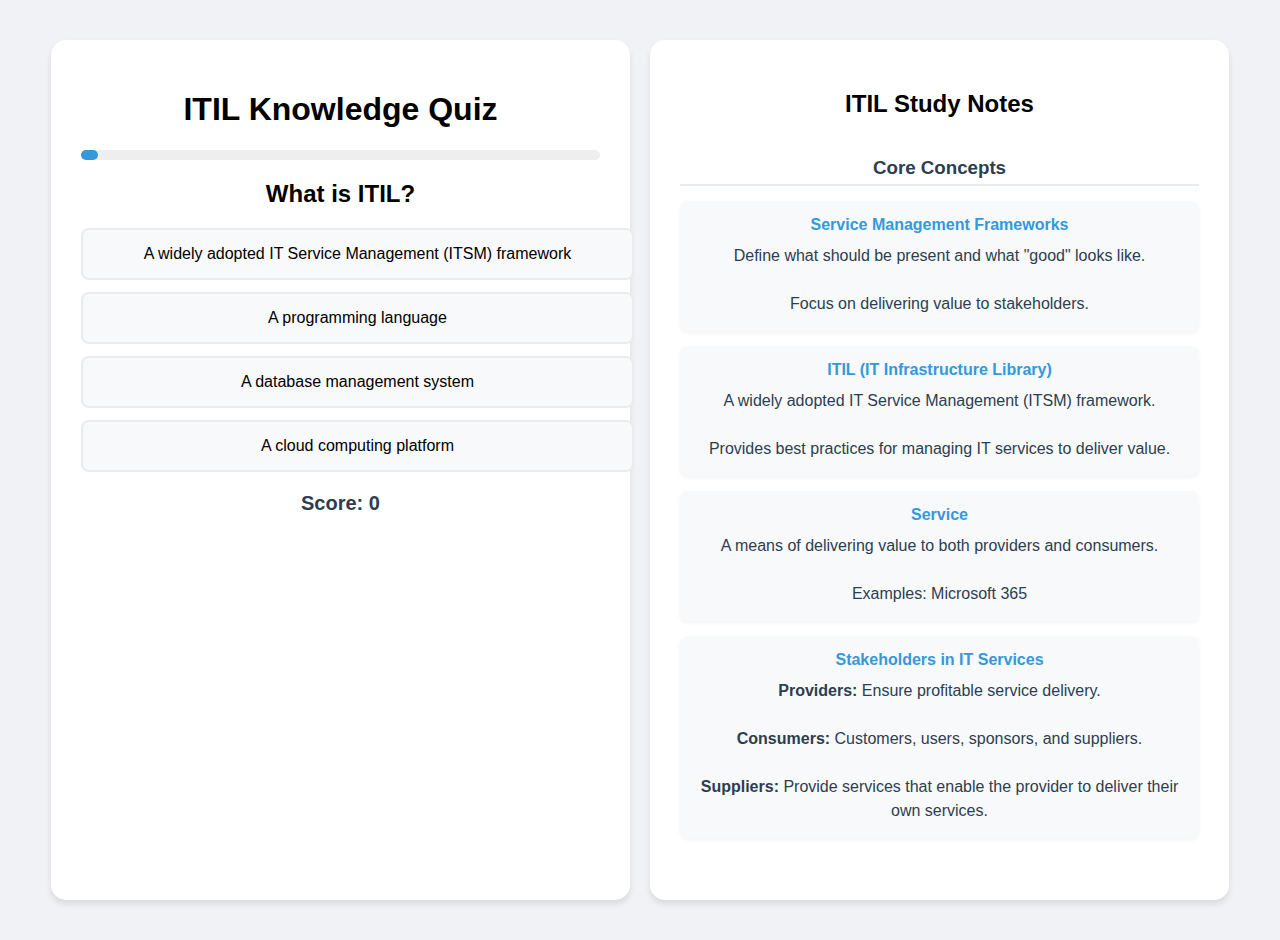
<file: public/quiz/index.html>
<!DOCTYPE html>
<html lang="en">
<head>
    <meta charset="UTF-8">
    <meta name="viewport" content="width=device-width, initial-scale=1.0">
    <title>ITIL Quiz</title>
    <link rel="stylesheet" href="styles.css">
</head>
<body>
    <div class="app-container">
        <div id="quiz-container">
            <h1>ITIL Knowledge Quiz</h1>
            <div id="progress-container">
                <div id="progress-bar"></div>
            </div>
            <h2 id="question">Loading question...</h2>
            <div id="options"></div>
            <p id="score">Score: 0</p>
            <button id="restart" onclick="restartQuiz()">Restart Quiz</button>
        </div>
        <div id="notes-container">
            <h2>ITIL Study Notes</h2>
            <div class="notes-section">
                <h3>Core Concepts</h3>
                <div class="note-card">
                    <h4>Service Management Frameworks</h4>
                    <p>Define what should be present and what "good" looks like.</p>
                    <p><br>Focus on delivering value to stakeholders.</p>
                </div>
                <div class="note-card">
                    <h4>ITIL (IT Infrastructure Library)</h4>
                    <p>A widely adopted IT Service Management (ITSM) framework.</p>
                    <p><br>Provides best practices for managing IT services to deliver value.</p>
                </div>
                <div class="note-card">
                    <h4>Service</h4>
                    <p>A means of delivering value to both providers and consumers.</p>
                    <p><br>Examples: Microsoft 365</p>
                </div>
                <div class="note-card">
                    <h4>Stakeholders in IT Services</h4>
                    <p><b>Providers:</b> Ensure profitable service delivery.</p>
                    <p><br><b>Consumers:</b> Customers, users, sponsors, and suppliers.</p>
                    <p><br><b>Suppliers:</b> Provide services that enable the provider to deliver their own services.</p>
                </div>
            </div>
            <div class="notes-section">
                <h3>ITIL V3 vs. ITIL 4</h3>
                <div class="note-card">
                    <h4>ITIL V3 (2007-2020)</h4>
                    <p>Focused on traditional IT (physical, on-premises).</p>
                    <p><br>Structured around 26 processes and 4 functions in a service lifecycle (Strategy, Design, Transition, Operation, Improvement).</p>
                </div>
                <div class="note-card">
                    <h4>ITIL 4 (2019)</h4>
                    <p>Focused on modern IT (cloud, mobile, hybrid).</p>
                    <p><br>Replace processes with 34 practices organized in a Service Value Chain (Plan, Improve, Engage, Design/Transition, Obtain/Build, Deliver/Support).</p>
                    <p><br>Emphasizes collaboration, agility, and integration with DevOps, Agile, and Lean.</p>
                </div>
                <div class="note-card">
                    <h4>Key Differences</h4>
                    <p><b>Structure:</b></p>
                    <ul>
                        <li><b>V3:</b> 26 Processes and 4 functions in a lifecycle</li>
                        <li><b>V4:</b> 34 practices organized in a Service Value Chain</li>
                    </ul>
                    <p><b>Focus:</b></p>
                    <ul>
                        <li><b>V3:</b> Process-driven, linear lifecycle</li>
                        <li><b>V4:</b> Outcome-driven, iterative, and collaborative</li>
                    </ul>
                    <p><b>Integration:</b></p>
                    <ul>
                        <li><b>V4:</b> Better aligns with modern methodologies like DevOps, Agile, and Lean</li>
                    </ul>
                </div>
            </div>
            <div class="notes-section">
                <h3>ITIL 4 Framework</h3>
                <div class="note-card">
                    <h4>Service Value System (SVS)</h4>
                    <p>A holistic framework for value creation.</p>
                    <p><br>Components:</p>
                    <ul>
                        <li><b>Guiding Principles:</b> 7 principles (e.g., focus on value, optimize and automate).</li>
                        <li><b>Governance:</b> Ensures alignment with organizational goals.</li>
                        <li><b>Service Value Chain:</b> 6 activities for delivering value.</li>
                        <li><b>Practices:</b> 34 practices (General, Service, Technical Management).</li>
                        <li><b>Continual Improvement:</b> A recurring activity to enhance performance.</li>
                    </ul>
                </div>
                <div class="note-card">
                    <h4>Four Dimensions of Service Management</h4>
                    <ul>
                        <li><b>Organizations and People:</b> Roles, culture, and communication.</li>
                        <li><b>Information and Technology:</b> Tools and systems for service delivery.</li>
                        <li><b>Partners and Suppliers:</b> External relationships and contracts.</li>
                        <li><b>Value Streams and Processes:</b> Workflows for efficient value creation.</li>
                    </ul>
                </div>
                <div class="note-card">
                    <h4>Service Value Chain Activities</h4>
                    <ul>
                        <li><b>Plan:</b> Align services with organizational strategy and objectives</li>
                        <li><b>Improve:</b> Continuously enhance services and practices</li>
                        <li><b>Engage:</b> Manage stakeholder relationships and expectations</li>
                        <li><b>Design and Transition:</b> Develop and deploy new or changed services</li>
                        <li><b>Obtain and Build:</b> Acquire or build service components and resources</li>
                        <li><b>Deliver and Support:</b> Operate and support services to meet agreed levels</li>
                    </ul>
                </div>
            </div>
            <div class="notes-section">
                <h3>ITIL 4 Practices</h3>
                <div class="note-card">
                    <h4>General Management Practices (14)</h4>
                    <p>These are adapted from general business management and applied to service management:</p>
                    <ul>
                        <li>Architecture Management</li>
                        <li>Continual Improvement</li>
                        <li>Information Security Management</li>
                        <li>Knowledge Management</li>
                        <li>Measurement and Reporting</li>
                        <li>Organizational Change Management</li>
                        <li>Portfolio Management</li>
                        <li>Project Management</li>
                        <li>Relationship Management</li>
                        <li>Risk Management</li>
                        <li>Service Financial Management</li>
                        <li>Strategy Management</li>
                        <li>Supplier Management</li>
                        <li>Workforce and Talent Management</li>
                    </ul>
                </div>
                <div class="note-card">
                    <h4>Service Management Practices (17)</h4>
                    <p>These are specific to IT service management and customer value delivery:</p>
                    <ul>
                        <li>Availability Management</li>
                        <li>Business Analysis</li>
                        <li>Capacity and Performance Management</li>
                        <li>Change Enablement (formerly Change Management)</li>
                        <li>Incident Management</li>
                        <li>IT Asset Management</li>
                        <li>Monitoring and Event Management</li>
                        <li>Problem Management</li>
                        <li>Release Management</li>
                        <li>Service Catalog Management</li>
                        <li>Service Configuration Management</li>
                        <li>Service Continuity Management</li>
                        <li>Service Design</li>
                        <li>Service Desk</li>
                        <li>Service Level Management</li>
                        <li>Service Request Management</li>
                        <li>Deployment Management</li>
                    </ul>
                </div>
                <div class="note-card">
                    <h4>Technical Management Practices (3)</h4>
                    <p>These focus on technology-related aspects of service management:</p>
                    <ul>
                        <li>Deployment Management (also listed under Service Management)</li>
                        <li>Infrastructure and Platform Management</li>
                        <li>Software Development and Management</li>
                    </ul>
                </div>
            </div>
            <div class="notes-section">
                <h3>Key Terminology</h3>
                <div class="note-card">
                    <ul>
                        <li><b>Configuration Item (CI):</b> A component managed to deliver a service (e.g., hardware, software).</li>
                        <li><b>Incident:</b> An unplanned service interruption.</li>
                        <li><b>Problem:</b> The root cause of one or more incidents.</li>
                        <li><b>Known Error:</b> A problem identified but not yet resolved.</li>
                        <li><b>Event:</b> A change of state significant for service management (e.g., server down).</li>
                    </ul>
                </div>
            </div>
            <div class="notes-section">
                <h3>Conclusion</h3>
                <div class="note-card">
                    <ul>
                        <li>ITIL 4 is a more streamlined, flexible, and modern framework compared to ITIL V3.</li>
                        <li>It emphasizes collaboration, agility, and integration with contemporary practices like DevOps and Agile.</li>
                        <li>The focus remains on delivering value to stakeholders through efficient and effective service management.</li>
                    </ul>
                </div>
            </div>
            <div class="notes-section">
                <h3>XLM, SLA, and SLM in ITSM</h3>
                <div class="note-card">
                    <h4>Author Credit</h4>
                    <p>This section is based on the article "Igniting Customer Delight: Empowering IT Service Management with XLM, SLA, and SLM" by <b>Waseem Ahmed</b>.</p>
                    <p><br>Source: <a href="https://www.linkedin.com/pulse/igniting-customer-delight-empowering-service-management-waseem-ahmed/?trackingId=zKs6gTPFRoiUPgkHEoY5pA%3D%3D" target="_blank">LinkedIn Article (Check it out!)</a></p>
                </div>
                <div class="note-card">
                    <h4>Experience Level Management (XLM)</h4>
                    <p>XLM enhances traditional ITSM by focusing on end-user experience rather than just technical metrics.</p>
                    <p><br>Key aspects:</p>
                    <ul>
                        <li>Prioritizes usability and responsiveness</li>
                        <li>Focuses on personalization and emotional engagement</li>
                        <li>Goes beyond traditional SLA and SLM metrics</li>
                    </ul>
                </div>
                <div class="note-card">
                    <h4>Integration of XLM with SLA & SLM</h4>
                    <ul>
                        <li><b>Expanding SLAs:</b> Incorporating experience-driven factors like customer satisfaction</li>
                        <li><b>Aligning SLM:</b> Adapting service management to prioritize user impact</li>
                        <li><b>XLM Metrics:</b> Measuring customer effort, sentiment, and satisfaction</li>
                        <li><b>Governance:</b> Implementing structured monitoring and reporting mechanisms</li>
                    </ul>
                </div>
                <div class="note-card">
                    <h4>Real-World Applications</h4>
                    <ul>
                        <li><b>Financial Institution:</b> Improved online banking services using XLM metrics</li>
                        <li><b>E-commerce Company:</b> Enhanced order fulfillment process with XLM-driven SLAs</li>
                    </ul>
                </div>
                <div class="note-card">
                    <h4>Key Insights and Call to Action</h4>
                    <ul>
                        <li>XLM bridges the gap between technical performance and customer satisfaction</li>
                        <li>Organizations must embrace XLM for emotionally resonant experiences</li>
                        <li>IT leaders should integrate XLM with existing SLA and SLM practices</li>
                        <li>Focus on emotional intelligence in service delivery</li>
                    </ul>
                </div>
            </div>
        </div>
    </div>
    <script src="quiz.js"></script>
</body>
</html>
</file>
<file: public/quiz/styles.css>
body {
    font-family: 'Segoe UI', Arial, sans-serif;
    text-align: center;
    margin: 0;
    padding: 20px;
    background-color: #f0f2f5;
    min-height: 100vh;
    display: flex;
    align-items: center;
    justify-content: center;
}

.app-container {
    display: flex;
    gap: 20px;
    max-width: 1200px;
    width: 95%;
    margin: auto;
}

#quiz-container {
    flex: 1;
    padding: 30px;
    background-color: white;
    border-radius: 15px;
    box-shadow: 0 4px 6px rgba(0, 0, 0, 0.1);
}

#notes-container {
    flex: 1;
    padding: 30px;
    background-color: white;
    border-radius: 15px;
    box-shadow: 0 4px 6px rgba(0, 0, 0, 0.1);
    display: flex;
    flex-direction: column;
    overflow-y: auto;
    max-height: 800px;
}

.option {
    display: block;
    width: 100%;
    margin: 12px 0;
    padding: 15px;
    background-color: #f8f9fa;
    border: 2px solid #e9ecef;
    border-radius: 8px;
    cursor: pointer;
    font-size: 16px;
    transition: all 0.3s ease;
}

.option:hover {
    background-color: #e9ecef;
    transform: translateY(-2px);
}

#progress-container {
    width: 100%;
    height: 10px;
    background-color: #eee;
    border-radius: 5px;
    margin-bottom: 20px;
}

#progress-bar {
    height: 100%;
    background-color: #3498db;
    border-radius: 5px;
    width: 0%;
    transition: width 0.3s ease-in-out;
}

.correct {
    background-color: #d4edda !important;
    border-color: #28a745 !important;
    color: #155724;
}

.incorrect {
    background-color: #f8d7da !important;
    border-color: #dc3545 !important;
    color: #721c24;
}

#score {
    font-size: 20px;
    font-weight: bold;
    color: #2c3e50;
    margin: 20px 0;
}

#restart {
    display: none;
    margin: 20px auto;
    padding: 12px 30px;
    background-color: #2ecc71;
    color: white;
    border: none;
    border-radius: 8px;
    cursor: pointer;
    font-size: 16px;
    transition: background-color 0.3s ease;
}

#restart:hover {
    background-color: #27ae60;
}

.notes-section {
    margin-bottom: 30px;
}

.notes-section h3 {
    color: #2c3e50;
    margin-bottom: 15px;
    padding-bottom: 5px;
    border-bottom: 2px solid #e9ecef;
}

.note-card {
    background-color: #f8f9fa;
    border-radius: 8px;
    padding: 15px;
    margin-bottom: 15px;
    box-shadow: 0 2px 4px rgba(0, 0, 0, 0.05);
    transition: transform 0.2s ease;
}

.note-card:hover {
    transform: translateY(-2px);
}

.note-card h4 {
    color: #3498db;
    margin: 0 0 10px 0;
}

.note-card p {
    color: #2c3e50;
    margin: 0;
    line-height: 1.5;
}

.note-card ul {
    margin: 10px 0;
    padding-left: 20px;
    text-align: left;
}

.note-card li {
    color: #2c3e50;
    margin: 5px 0;
    line-height: 1.4;
}

/* Mobile Responsive Styles */
@media screen and (max-width: 768px) {
    .app-container {
        flex-direction: column;
        padding: 10px;
        gap: 20px;
    }

    #quiz-container {
        width: 100%;
        padding: 15px;
        margin-bottom: 20px;
    }

    #notes-container {
        width: 100%;
        padding: 15px;
    }

    .option {
        padding: 12px;
        font-size: 14px;
        margin-bottom: 10px;
    }

    h1 {
        font-size: 24px;
    }

    h2 {
        font-size: 20px;
    }

    h3 {
        font-size: 18px;
    }

    h4 {
        font-size: 16px;
    }

    .note-card {
        padding: 15px;
        margin-bottom: 15px;
    }

    .note-card p {
        font-size: 14px;
    }

    .note-card ul {
        font-size: 14px;
        padding-left: 20px;
    }

    .note-card li {
        margin-bottom: 8px;
    }

    #notes-area {
        height: 100px;
        font-size: 14px;
    }

    .notes-buttons {
        flex-direction: column;
        gap: 10px;
    }

    .notes-buttons button {
        width: 100%;
        padding: 10px;
    }

    .saved-note {
        padding: 12px;
        margin-bottom: 12px;
    }

    .note-date {
        font-size: 12px;
    }

    .note-content {
        font-size: 14px;
    }
}

/* Small Mobile Devices */
@media screen and (max-width: 480px) {
    .app-container {
        padding: 5px;
    }

    #quiz-container, #notes-container {
        padding: 10px;
    }

    .option {
        padding: 10px;
        font-size: 13px;
    }

    h1 {
        font-size: 22px;
    }

    h2 {
        font-size: 18px;
    }

    h3 {
        font-size: 16px;
    }

    h4 {
        font-size: 15px;
    }

    .note-card {
        padding: 12px;
    }

    .note-card p, .note-card ul {
        font-size: 13px;
    }

    #notes-area {
        height: 80px;
        font-size: 13px;
    }

    .notes-buttons button {
        padding: 8px;
        font-size: 13px;
    }

    .saved-note {
        padding: 10px;
    }

    .note-date {
        font-size: 11px;
    }

    .note-content {
        font-size: 13px;
    }
}

/* Landscape Mode */
@media screen and (max-height: 500px) and (orientation: landscape) {
    .app-container {
        flex-direction: row;
    }

    #quiz-container, #notes-container {
        width: 50%;
        height: 100vh;
        overflow-y: auto;
    }

    #notes-area {
        height: 60px;
    }
}
</file>
